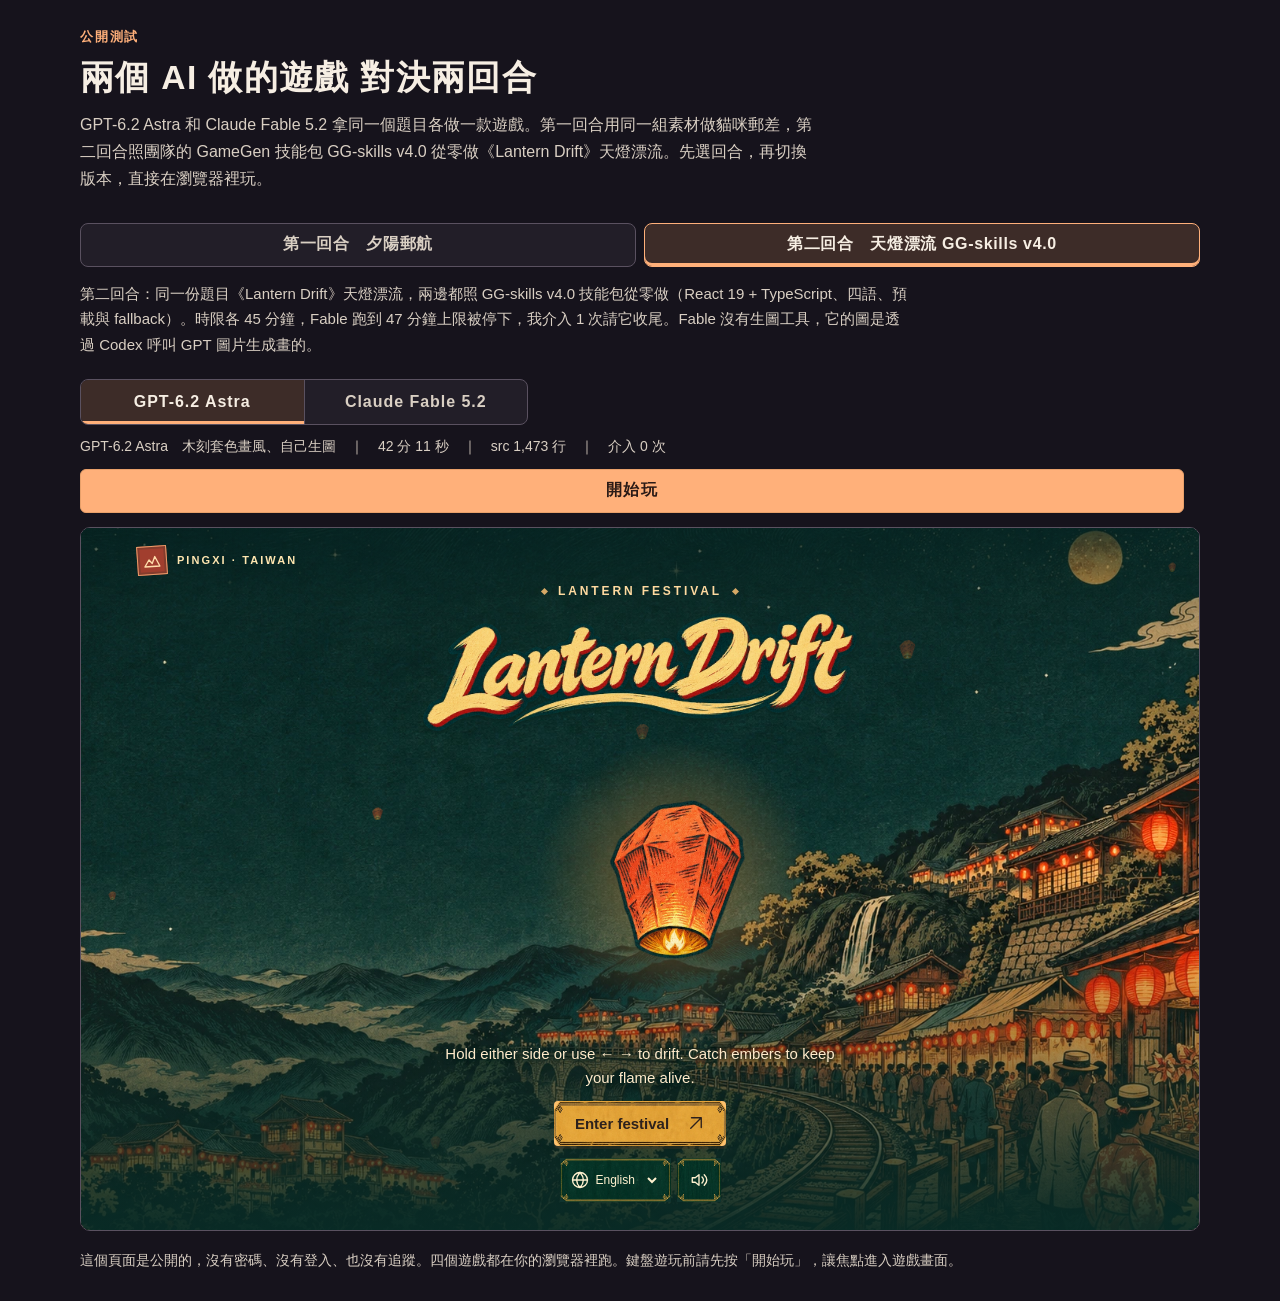
<file: index.html>
<!DOCTYPE html>
<html lang="zh-Hant">
<head>
  <meta charset="utf-8">
  <meta name="viewport" content="width=device-width, initial-scale=1">
  <meta name="color-scheme" content="dark">
  <title>兩個 AI 做的遊戲 對決兩回合</title>
  <meta name="description" content="GPT-6.2 Astra 對 Claude Fable 5.2，兩回合遊戲對決：第一回合《夕陽郵航》，第二回合照 GG-skills v4.0 做《Lantern Drift》天燈漂流。同一頁切換著玩。">
  <meta property="og:type" content="website">
  <meta property="og:locale" content="zh_TW">
  <meta property="og:title" content="兩個 AI 做的遊戲 對決兩回合">
  <meta property="og:description" content="第二回合：兩個 AI 照 GameGen 技能包從零做天燈漂流。打開就能切換著玩。">
  <meta property="og:url" content="https://jambocoder159.github.io/ai-game-duel/">
  <meta property="og:image" content="https://jambocoder159.github.io/ai-game-duel/og-image.jpg">
  <meta property="og:image:width" content="1200">
  <meta property="og:image:height" content="630">
  <meta name="twitter:card" content="summary_large_image">
  <meta name="twitter:title" content="兩個 AI 做的遊戲 對決兩回合">
  <meta name="twitter:description" content="第二回合：兩個 AI 照 GameGen 技能包從零做天燈漂流。打開就能切換著玩。">
  <meta name="twitter:image" content="https://jambocoder159.github.io/ai-game-duel/og-image.jpg">
  <link rel="icon" type="image/png" href="assets/stamp.png">
  <link rel="stylesheet" href="styles.css">
</head>
<body>
  <a class="skip" href="#play-btn">跳到遊戲</a>
  <header class="top">
    <p class="eyebrow">公開測試</p>
    <h1>兩個 AI 做的遊戲 對決兩回合</h1>
    <p class="lede">GPT-6.2 Astra 和 Claude Fable 5.2 拿同一個題目各做一款遊戲。第一回合用同一組素材做貓咪郵差，第二回合照團隊的 GameGen 技能包 GG-skills v4.0 從零做《Lantern Drift》天燈漂流。先選回合，再切換版本，直接在瀏覽器裡玩。</p>
  </header>
  <main>
    <div class="rounds" role="tablist" aria-label="選擇回合">
      <button type="button" role="tab" id="round-r1" data-round="r1" aria-controls="round-panel" aria-selected="false" tabindex="-1">第一回合　夕陽郵航</button>
      <button type="button" role="tab" id="round-r2" data-round="r2" aria-controls="round-panel" aria-selected="true" tabindex="0">第二回合　天燈漂流 GG-skills v4.0</button>
    </div>
    <section id="round-panel" role="tabpanel" aria-labelledby="round-r2">
      <p id="round-note" class="note"></p>
      <div class="toolbar">
        <div class="tabs" role="tablist" aria-label="選擇遊戲版本">
          <button type="button" role="tab" id="tab-astra" data-version="astra" aria-controls="panel-game" aria-selected="true" tabindex="0">GPT-6.2 Astra</button>
          <button type="button" role="tab" id="tab-fable" data-version="fable" aria-controls="panel-game" aria-selected="false" tabindex="-1">Claude Fable 5.2</button>
        </div>
        <p id="version-stats" class="stats"></p>
        <button type="button" id="play-btn">開始玩</button>
      </div>
      <div id="panel-game" class="stage" role="tabpanel" aria-labelledby="tab-astra">
        <iframe id="play-frame" title="遊戲畫面" src="about:blank" tabindex="0" allow="fullscreen"></iframe>
      </div>
    </section>
  </main>
  <footer>
    <p>這個頁面是公開的，沒有密碼、沒有登入、也沒有追蹤。四個遊戲都在你的瀏覽器裡跑。鍵盤遊玩前請先按「開始玩」，讓焦點進入遊戲畫面。</p>
  </footer>
  <script src="app.js"></script>
</body>
</html>
</file>
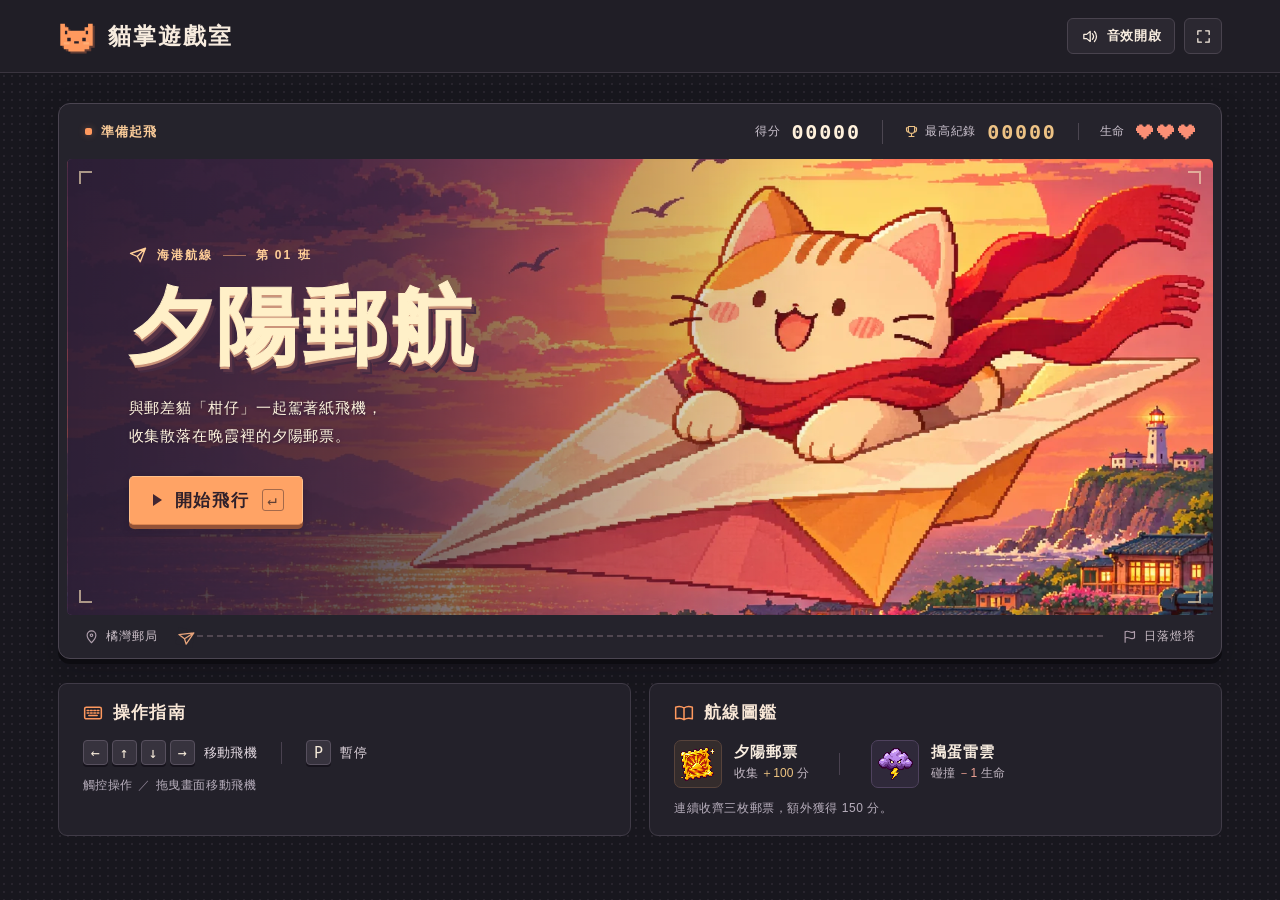
<file: versions/astra/index.html>
<!doctype html>
<html lang="zh-Hant">
<head>
  <meta charset="utf-8">
  <meta name="viewport" content="width=device-width,initial-scale=1">
  <meta name="theme-color" content="#191720">
  <title>夕陽郵航 ｜ 貓掌遊戲室</title>
  <link rel="icon" href="../../assets/stamp.png">
  <link rel="stylesheet" href="style.css">
  <script src="game.js" defer></script>
</head>
<body>
<svg class="symbols" xmlns="http://www.w3.org/2000/svg" aria-hidden="true">
 <symbol id="cat" viewBox="0 0 32 28"><path fill="currentColor" d="M2 3h4v3h3v3h14V6h3V3h4v19h-3v3h-4v2H9v-2H5v-3H2z"/><path fill="#2b2028" d="M6 9h2v3H6zm18 0h2v3h-2zM8 15h3v3H8zm13 0h3v3h-3zm-7 3h4v2h-4z"/><path fill="#ffad75" d="M5 19h5v2H5zm17 0h5v2h-5z"/></symbol>
 <symbol id="sound" viewBox="0 0 24 24"><path d="M4 9h4l5-4v14l-5-4H4zm12-1a6 6 0 0 1 0 8m3-11a10 10 0 0 1 0 14"/></symbol>
 <symbol id="mute" viewBox="0 0 24 24"><path d="M3 9h4l5-4v14l-5-4H3zm13 0 5 6m0-6-5 6"/></symbol>
 <symbol id="expand" viewBox="0 0 24 24"><path d="M4 9V4h5m6 0h5v5m0 6v5h-5m-6 0H4v-5"/></symbol>
 <symbol id="trophy" viewBox="0 0 24 24"><path d="M7 4h10v6a5 5 0 0 1-10 0zm0 2H4v3a4 4 0 0 0 4 4m9-7h3v3a4 4 0 0 1-4 4m-4 2v4m-4 1h8"/></symbol>
 <symbol id="heart" viewBox="0 0 16 15"><path d="M1 2h2V1h3v1h1v1h2V2h1V1h3v1h2v2h1v4h-2v2h-2v2h-2v2H8v1H7v-2H5v-2H3V9H1V7H0V4h1z" fill="currentColor" stroke="none"/></symbol>
 <symbol id="plane" viewBox="0 0 24 24"><path d="m2 10 20-7-7 18-4-7-9-4zm9 4L22 3"/></symbol>
 <symbol id="pin" viewBox="0 0 24 24"><path d="M19 10c0 5-7 12-7 12S5 15 5 10a7 7 0 0 1 14 0Z"/><circle cx="12" cy="10" r="2"/></symbol>
 <symbol id="flag" viewBox="0 0 24 24"><path d="M5 21V4m0 1c5-5 9 4 15-1v10c-6 5-10-4-15 1"/></symbol>
 <symbol id="keyboard" viewBox="0 0 24 24"><rect x="2" y="5" width="20" height="14" rx="2"/><path d="M5 9h2m2 0h2m2 0h2m2 0h2M5 12h2m2 0h2m2 0h2m2 0h2M7 15h10"/></symbol>
 <symbol id="book" viewBox="0 0 24 24"><path d="M12 6C9 4 5 4 2 5v14c3-1 7-1 10 1 3-2 7-2 10-1V5c-3-1-7-1-10 1Zm0 0v14"/></symbol>
 <symbol id="pause" viewBox="0 0 24 24"><path d="M7 5h3v14H7zm7 0h3v14h-3z" fill="currentColor" stroke="none"/></symbol>
</svg>
<header>
 <div class="header-inner">
  <div class="brand"><svg class="cat-mark"><use href="#cat"/></svg><strong>貓掌遊戲室</strong></div>
  <div class="tools"><button id="audio" type="button" aria-pressed="true"><svg><use href="#sound"/></svg><span>音效開啟</span></button><button id="fullscreen" type="button" title="全螢幕" aria-label="全螢幕"><svg><use href="#expand"/></svg></button></div>
 </div>
</header>
<main>
 <section class="cabinet" aria-label="夕陽郵航遊戲機">
  <div class="hud">
   <div class="state"><i></i><span id="state">準備起飛</span></div>
   <div class="stats">
    <div class="stat"><span>得分</span><b id="score">00000</b></div>
    <div class="stat record"><svg><use href="#trophy"/></svg><span>最高紀錄</span><b id="best">00000</b></div>
    <div class="stat lifes"><span>生命</span><div id="hearts" role="img" aria-label="三顆愛心"></div></div>
   </div>
  </div>
  <div class="stage" id="stage">
   <canvas id="game" width="1200" height="460" aria-label="用方向鍵移動紙飛機，收集郵票並躲開雷雲"></canvas>
   <div class="cover" id="cover">
    <div class="intro">
     <div class="route-label"><svg><use href="#plane"/></svg>海港航線<span></span>第 01 班</div>
     <h1 id="headline">夕陽郵航</h1>
     <p id="description">與郵差貓「柑仔」一起駕著紙飛機，<br>收集散落在晚霞裡的夕陽郵票。</p>
     <button class="launch" id="launch" disabled><span class="triangle"></span><strong>開始飛行</strong><kbd>↵</kbd></button>
    </div>
   </div>
   <div id="flight-tools" hidden><span id="chain">集章 0／3</span><button id="pause" aria-label="暫停飛行" title="暫停"><svg><use href="#pause"/></svg></button></div>
   <div class="frame-corner tl"></div><div class="frame-corner tr"></div><div class="frame-corner bl"></div><div class="frame-corner br"></div>
  </div>
  <div class="route"><span><svg><use href="#pin"/></svg>橘灣郵局</span><div class="route-line"><i id="route-progress"><svg><use href="#plane"/></svg></i></div><span><svg><use href="#flag"/></svg>日落燈塔</span></div>
 </section>
 <div class="guides">
  <section class="guide controls"><h2><svg><use href="#keyboard"/></svg>操作指南</h2>
   <div class="control-items"><div class="control"><div class="keys"><kbd>←</kbd><kbd>↑</kbd><kbd>↓</kbd><kbd>→</kbd></div><span>移動飛機</span></div><i></i><div class="control"><kbd>P</kbd><span>暫停</span></div></div>
   <p class="touch-hint">觸控操作<span>／</span>拖曳畫面移動飛機</p>
  </section>
  <section class="guide"><h2><svg><use href="#book"/></svg>航線圖鑑</h2>
   <div class="items"><div class="item"><div class="tile"><img src="../../assets/stamp.png" alt=""></div><div><b>夕陽郵票</b><small>收集 <em>＋100</em> 分</small></div></div><i></i><div class="item"><div class="tile storm"><img src="../../assets/cloud.png" alt=""></div><div><b>搗蛋雷雲</b><small>碰撞 <em>－1</em> 生命</small></div></div></div>
    <p class="touch-hint">連續收齊三枚郵票，額外獲得 150 分。</p>
  </section>
 </div>
</main>
<div class="sr" id="announce" role="status" aria-live="polite"></div>
</body>
</html>
</file>
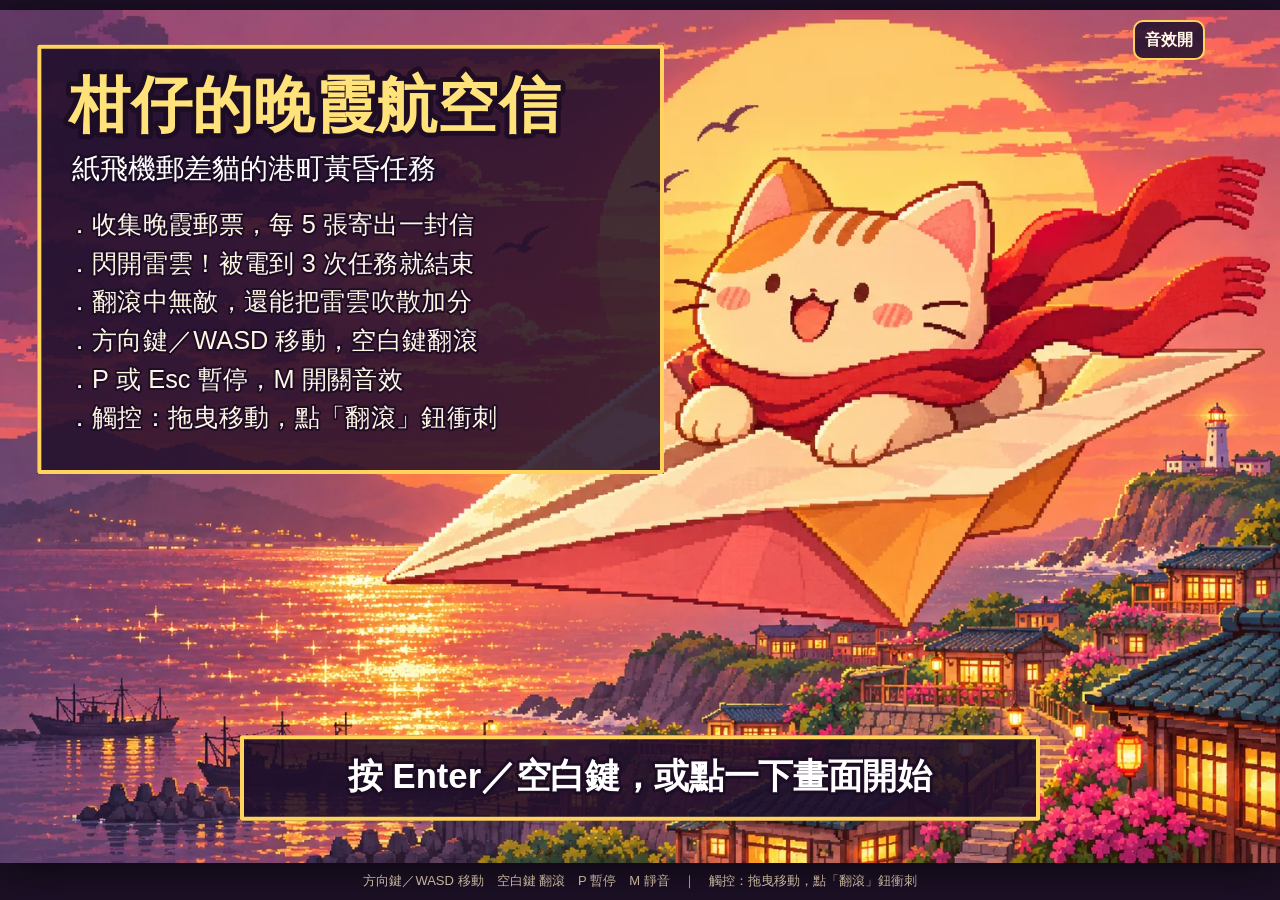
<file: versions/fable/index.html>
<!DOCTYPE html>
<html lang="zh-Hant">
<head>
<meta charset="utf-8">
<meta name="viewport" content="width=device-width, initial-scale=1, viewport-fit=cover, user-scalable=no">
<meta name="theme-color" content="#2a1838">
<title>柑仔的晚霞航空信</title>
<link rel="icon" type="image/png" href="../../assets/stamp.png">
<link rel="stylesheet" href="style.css">
</head>
<body>
<main id="stage">
  <div id="frame">
    <canvas id="game" width="960" height="640" tabindex="0" role="img"
      aria-label="柑仔的晚霞航空信：操控坐在紙飛機上的小貓柑仔，收集晚霞郵票並閃避雷雲。"></canvas>
    <div id="topButtons">
      <button id="btnMute" type="button" aria-label="切換音效" aria-pressed="false">音效開</button>
      <button id="btnPause" type="button" aria-label="暫停或繼續遊戲">暫停</button>
    </div>
    <button id="btnDash" type="button" aria-label="翻滾衝刺" hidden>翻滾</button>
  </div>
  <p id="hint">方向鍵／WASD 移動　空白鍵 翻滾　P 暫停　M 靜音　｜　觸控：拖曳移動，點「翻滾」鈕衝刺</p>
  <div id="live" class="sr-only" aria-live="polite"></div>
  <noscript>這個遊戲需要啟用 JavaScript 才能遊玩。</noscript>
</main>
<script src="game.js"></script>
</body>
</html>
</file>
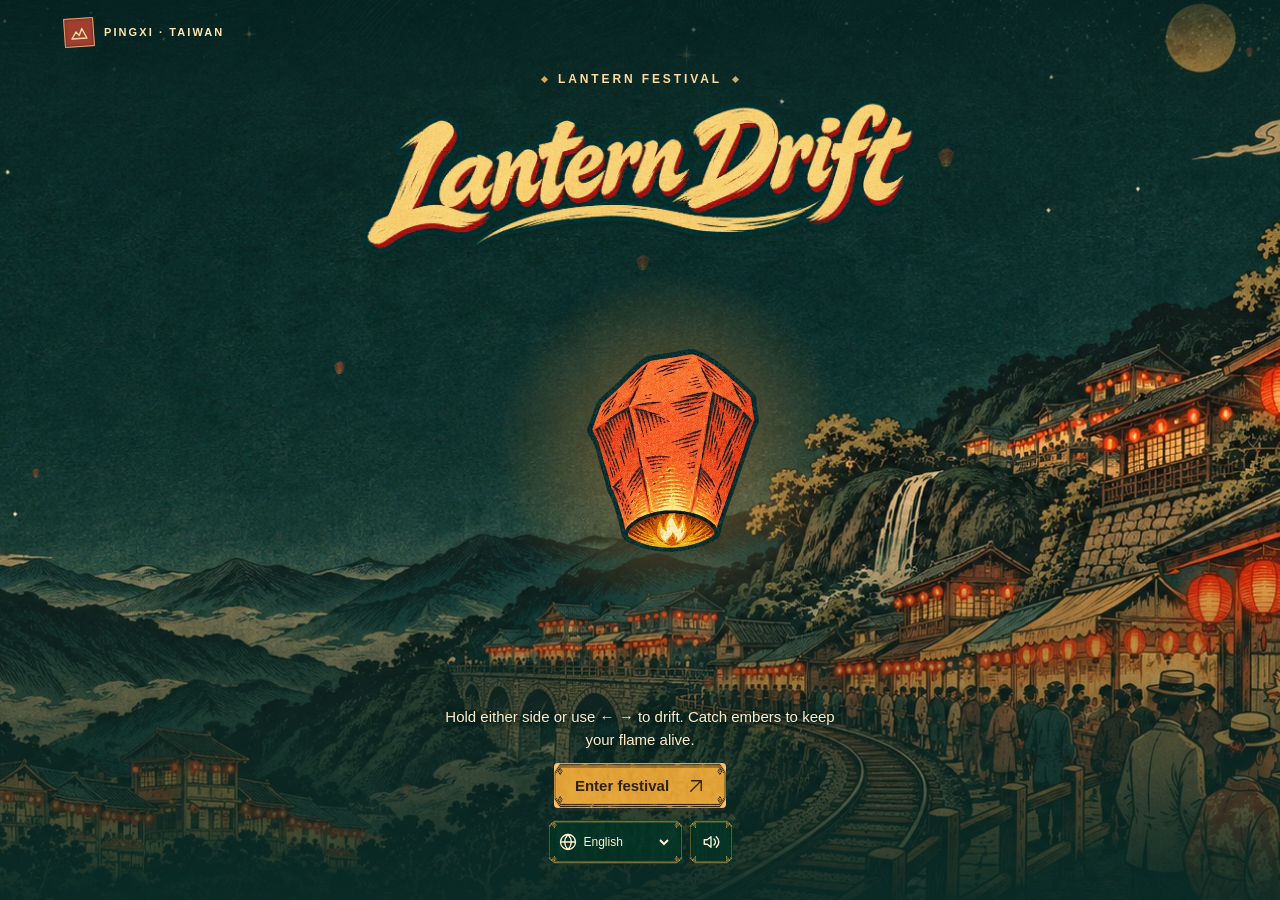
<file: versions/r2-astra/index.html>
<!doctype html><html lang="en"><head><meta charset="utf-8"><meta name="viewport" content="width=device-width, initial-scale=1, viewport-fit=cover"><meta name="theme-color" content="#092c2c"><title>Lantern Drift</title><link rel="icon" href="data:,">  <script type="module" crossorigin src="./assets/index-yB7EqGRD.js"></script>
  <link rel="stylesheet" crossorigin href="./assets/index-D_hQB36w.css">
</head><body style="margin:0;background:#082a29"><div id="root"></div></body></html>
</file>
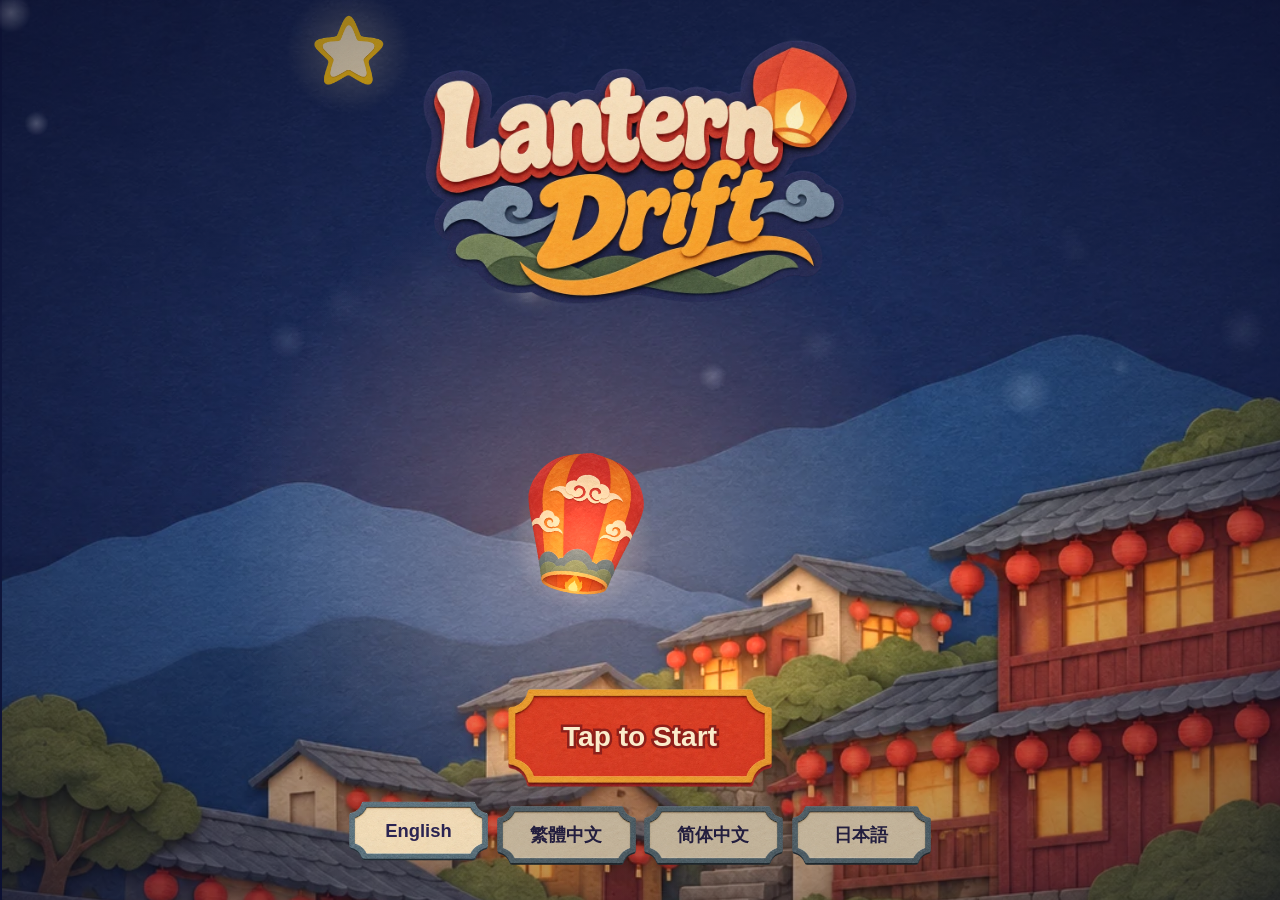
<file: versions/r2-fable/index.html>
<!doctype html>
<html lang="en">
  <head>
    <meta charset="UTF-8" />
    <meta name="viewport" content="width=device-width, initial-scale=1, viewport-fit=cover, user-scalable=no" />
    <meta name="theme-color" content="#16204f" />
    <link rel="icon" href="data:," />
    <title>Lantern Drift</title>
    <script type="module" crossorigin src="./assets/index-Dy1Y3fsh.js"></script>
    <link rel="stylesheet" crossorigin href="./assets/index-svWSO3l8.css">
  </head>
  <body>
    <div id="root"></div>
  </body>
</html>
</file>
<file: styles.css>
:root {
  color-scheme: dark;
  --page: #16131c;
  --panel: #221e28;
  --edge: #5a5160;
  --text: #f6eee3;
  --muted: #d9cfc3;
  --accent: #ffb07a;
  --focus: #ffe08a;
  --tab-on: #3d2c28;
  font-family: "Noto Sans TC", "Noto Sans CJK TC", "PingFang TC", "Microsoft JhengHei", sans-serif;
}

*, *::before, *::after { box-sizing: border-box; }

html, body {
  margin: 0;
  background: var(--page);
  color: var(--text);
  min-height: 100%;
  overflow-x: hidden;
}

.skip {
  position: absolute;
  left: 12px;
  top: 12px;
  z-index: 20;
  padding: 8px 12px;
  background: #111;
  color: var(--text);
  text-decoration: none;
  border-radius: 4px;
  transform: translateY(-160%);
}

.skip:focus, .skip:focus-visible {
  transform: none;
}

a, button, iframe {
  -webkit-tap-highlight-color: transparent;
}

:focus-visible {
  outline: 3px solid var(--focus);
  outline-offset: 3px;
}

.top, main, footer {
  width: min(1120px, calc(100% - 28px));
  margin-left: auto;
  margin-right: auto;
}

.top { padding: 28px 0 8px; }

.eyebrow {
  margin: 0 0 10px;
  color: var(--accent);
  font-size: 0.8125rem;
  font-weight: 700;
  letter-spacing: 0.14em;
}

h1 {
  margin: 0 0 12px;
  font-size: clamp(1.35rem, 4.6vw, 2.1rem);
  line-height: 1.28;
  letter-spacing: 0.04em;
  font-weight: 800;
}

.lede, .stats, footer p {
  color: var(--muted);
  line-height: 1.7;
}

.lede {
  margin: 0;
  max-width: 46rem;
  font-size: 1rem;
}

.rounds {
  display: flex;
  flex-wrap: wrap;
  gap: 8px;
  margin: 22px 0 0;
}

.rounds button {
  flex: 1 1 14rem;
  margin: 0;
  border: 1px solid var(--edge);
  border-radius: 8px;
  background: var(--panel);
  color: var(--muted);
  font: inherit;
  font-weight: 700;
  letter-spacing: 0.04em;
  min-height: 44px;
  padding: 8px 12px;
  cursor: pointer;
}

.rounds button[aria-selected="true"] {
  background: var(--tab-on);
  color: var(--text);
  border-color: var(--accent);
  box-shadow: inset 0 -3px 0 var(--accent);
}

.note {
  margin: 14px 0 0;
  max-width: 52rem;
  color: var(--muted);
  line-height: 1.7;
  font-size: 0.9375rem;
}

.toolbar {
  display: grid;
  grid-template-columns: minmax(0, 1fr) auto;
  align-items: center;
  gap: 10px 16px;
  margin: 22px 0 14px;
}

.tabs {
  display: flex;
  width: 100%;
  max-width: 28rem;
  border: 1px solid var(--edge);
  border-radius: 8px;
  overflow: hidden;
  background: var(--panel);
}

.tabs button {
  flex: 1 1 0;
  margin: 0;
  border: 0;
  border-right: 1px solid var(--edge);
  background: transparent;
  color: var(--muted);
  font: inherit;
  font-weight: 700;
  letter-spacing: 0.06em;
  min-height: 44px;
  padding: 8px 10px;
  cursor: pointer;
}

.tabs button:last-child { border-right: 0; }

.tabs button[aria-selected="true"] {
  background: var(--tab-on);
  color: var(--text);
  box-shadow: inset 0 -3px 0 var(--accent);
}

.stats {
  grid-column: 1 / -1;
  margin: 0;
  font-size: 0.875rem;
}

#play-btn {
  appearance: none;
  border: 1px solid #e8a06a;
  background: #ffb07a;
  color: #2a1a16;
  font: inherit;
  font-weight: 800;
  letter-spacing: 0.08em;
  min-height: 44px;
  padding: 8px 18px;
  border-radius: 6px;
  cursor: pointer;
}

#play-btn:hover { filter: brightness(1.06); }
#play-btn:active { transform: translateY(1px); }

.stage {
  background: #100e14;
  border: 1px solid var(--edge);
  border-radius: 10px;
  overflow: hidden;
  min-height: 70vh;
}

iframe {
  display: block;
  width: 100%;
  height: clamp(520px, 78vh, 980px);
  border: 0;
  background: #100e14;
}

footer {
  padding: 18px 0 28px;
}

footer p {
  margin: 0;
  font-size: 0.875rem;
}

@media (max-width: 700px) {
  .top, main, footer { width: calc(100% - 20px); }
  .top { padding-top: 20px; }
  .toolbar { margin-top: 16px; }
  .toolbar { grid-template-columns: 1fr; }
  #play-btn { width: 100%; }
  iframe { height: min(78vh, 720px); }
  .tabs { max-width: none; }
}
</file>
<file: versions/astra/style.css>
:root{color-scheme:dark;--page:#18171e;--panel:#24222b;--edge:#403b47;--muted:#c0b6c1;--cream:#fff1cd;--orange:#ff995e;--mono:"DejaVu Sans Mono",monospace;font-family:"Noto Sans TC","Noto Sans CJK TC","PingFang TC","Microsoft JhengHei",sans-serif}
*{box-sizing:border-box}body{margin:0;min-height:100vh;background-color:var(--page);background-image:radial-gradient(#37303c85 .8px,transparent .8px);background-size:8px 8px;color:#f7ecdf}
button{font:inherit;color:inherit;cursor:pointer;-webkit-tap-highlight-color:transparent}button:focus-visible{outline:3px solid #fff3a6;outline-offset:4px}button:disabled{cursor:wait;opacity:.65}button:hover{filter:brightness(1.13)}button:active{transform:translateY(1px)}[hidden]{display:none!important}
svg{width:21px;height:21px;fill:none;stroke:currentColor;stroke-width:1.8;stroke-linecap:round;stroke-linejoin:round;flex:none}.symbols{position:absolute;width:0;height:0;overflow:hidden}
header{background:#201e26;border-bottom:1px solid #3a353f}.header-inner,main{width:min(1240px,calc(100% - 9vw));margin:auto}.header-inner{height:72px;display:flex;align-items:center;justify-content:space-between}
.brand,.tools,.state,.stats,.stat,.route,.route>span,.route-label,.launch,h2,.keys,.control-items,.control,.items,.item,#flight-tools{display:flex;align-items:center}.brand{gap:13px}.cat-mark{width:37px;height:33px;color:var(--orange);stroke:none;filter:drop-shadow(2px 2px 0 #633d34)}.brand strong{font-size:23px;letter-spacing:2px;line-height:1;font-weight:900}
.tools{gap:9px}.tools button,#pause{display:inline-flex;align-items:center;justify-content:center;gap:9px;height:36px;padding:0 13px;border:1px solid #49434e;background:#2b2831;border-radius:6px;font-size:13px;font-weight:600;letter-spacing:.7px}.tools svg{width:17px;height:17px}.tools #fullscreen{width:38px;padding:0}
main{padding:30px 0 36px}.cabinet{border:1px solid #4b4551;border-radius:12px;padding:0 8px;background:#25232c;box-shadow:0 5px 0 #0d0c11,0 12px 30px #08050c38}.hud{display:flex;justify-content:space-between;align-items:center;min-height:55px;padding:0 18px}.state{font-size:13px;font-weight:700;letter-spacing:1.3px;gap:9px;color:#f8ca98}.state i{width:7px;height:7px;background:var(--orange);box-shadow:0 0 7px #ff9b6655;border-radius:2px}
.stats{gap:21px}.stat{gap:11px;font-size:12px;letter-spacing:.9px;color:#cac1cd}.stat+.stat{border-left:1px solid #4c4651;padding-left:21px}.stat b{color:#fff1dc;font-family:var(--mono);font-size:20px;font-weight:700;letter-spacing:1.8px}.record b,.record svg{color:#edc285}.record svg{width:15px;height:15px;margin-right:-5px}#hearts{display:flex;gap:4px;color:#fb8f75}#hearts svg{width:17px;height:17px}.empty-heart{color:#625963}
.stage{position:relative;width:100%;height:clamp(354px,35.6vw,480px);overflow:hidden;isolation:isolate;border-radius:5px;background:#3a2c43;touch-action:none;user-select:none}.stage canvas,.cover{position:absolute;inset:0;width:100%;height:100%;display:block}.cover{display:flex;align-items:center;background-image:linear-gradient(90deg,#271c31e8 0%,#312038bd 27%,#45243f5c 46%,transparent 66%),url("../../assets/title.webp");background-size:cover;background-position:center,50% 34%}
.intro{padding-left:5.4%;padding-bottom:3px;max-width:75%}.route-label{gap:10px;width:max-content;color:#ffce98;font-size:12px;font-weight:700;letter-spacing:2px}.route-label svg{width:18px;height:18px}.route-label span{height:1px;width:23px;background:#eaa57399}h1{font-family:"Noto Sans TC","Noto Sans CJK TC","Microsoft JhengHei",sans-serif;font-size:clamp(58px,6.45vw,89px);letter-spacing:.05em;font-weight:1000;line-height:1.22;color:#fff0c8;margin:12px 0 17px;text-shadow:0 3px #cb947a,3px 6px #5a3547,5px 8px #452b41;-webkit-text-stroke:1px #fff0c8}
.intro p{margin:0;color:#fff5df;font-size:clamp(14px,1.18vw,17px);font-weight:500;letter-spacing:.9px;line-height:1.85;text-shadow:0 1px 3px #2d1b30}
.launch{display:inline-flex;justify-content:center;gap:13px;padding:0 18px 0 23px;min-height:49px;margin-top:26px;background:#ffa365;border:1px solid #ffc08a;border-bottom-color:#dc8550;border-radius:5px;box-shadow:0 4px 0 #935237,0 5px 8px #1c142a55;color:#30202a;font-size:17px;letter-spacing:1.7px}.triangle{height:0;width:0;border-top:6px solid transparent;border-bottom:6px solid transparent;border-left:9px solid #412632}.launch kbd{font:16px/20px var(--mono);background:transparent;border:1px solid #a4694a;border-radius:3px;padding:0px 4px;color:#614035}.launch:active{box-shadow:0 2px 0 #935237}
.frame-corner{position:absolute;width:13px;height:13px;pointer-events:none;opacity:.64;color:#f3dcb6}.tl{top:12px;left:12px;border-left:2px solid;border-top:2px solid}.tr{top:12px;right:12px;border-right:2px solid;border-top:2px solid}.bl{bottom:12px;left:12px;border-left:2px solid;border-bottom:2px solid}.br{bottom:12px;right:12px;border-right:2px solid;border-bottom:2px solid}
.route{gap:19px;height:43px;padding:0 17px;color:#c9bdc6;font-size:12px;letter-spacing:1.1px}.route>span{gap:7px;white-space:nowrap}.route>span svg{width:15px;height:15px;color:#b1a0ae}.route-line{flex:1;position:relative;border-top:2px dashed #514751}.route-line i{position:absolute;top:-8px;left:0;height:16px;color:#e7a47b;transition:left .15s linear}.route-line i svg{width:17px;height:17px;background:#25232c;transform:rotate(13deg)}
.guides{display:grid;grid-template-columns:1fr 1fr;gap:18px;margin-top:24px}.guide{background:#23212a;border:1px solid var(--edge);border-radius:9px;padding:19px 24px 18px}h2{margin:0 0 17px;gap:10px;color:#f8e7d7;font-size:17px;letter-spacing:1.4px;line-height:1.2}h2 svg{color:var(--orange);width:20px;height:20px}.control-items,.items{gap:24px}.control,.keys{gap:9px}.keys{gap:4px}.control{font-size:13px;color:#e3d9e1;letter-spacing:.4px}.control kbd{display:grid;place-items:center;min-width:25px;height:25px;padding:1px 4px;background:#37333e;border:1px solid #57505e;border-radius:4px;box-shadow:0 2px #16131c;color:#f5ead9;font:15px var(--mono)}.control-items>i,.items>i{width:1px;height:22px;background:#49414f}.touch-hint{font-size:12px;color:#b7aebc;letter-spacing:.6px;margin:12px 0 0}.touch-hint span{margin:0 5px;color:#8e8395}.items{gap:clamp(12px,2.4vw,40px)}.item{gap:12px}.tile{width:48px;height:48px;display:grid;place-items:center;background:#342c2c;border:1px solid #57433b;border-radius:7px}.tile.storm{background:#2f293a;border-color:#4f425e}.tile img{width:35px;height:35px;object-fit:contain;image-rendering:pixelated}.item b,.item small{display:block}.item b{font-size:15px;letter-spacing:1px}.item small{font-size:12px;line-height:1.9;color:var(--muted)}em{color:#efc582;font-style:normal}.storm+div em{color:#efa395}
#flight-tools{position:absolute;right:19px;top:17px;gap:8px}#chain,#pause{background:#292333e8;border:1px solid #75606b;border-radius:5px;color:#ffead5}#chain{padding:5px 10px;font-size:13px;letter-spacing:1px}#pause{width:34px;height:32px;padding:0}.cover.interlude{background:#201729df}.cover.interlude .intro{max-width:95%}.cover.interlude h1{font-size:clamp(44px,5.2vw,72px)}.sr{position:absolute;width:1px;height:1px;overflow:hidden;clip-path:inset(50%)}
@media(min-width:1550px){main{padding-top:40px}.stage{height:495px}}
@media(max-width:900px){.header-inner,main{width:94%}.stats{gap:13px}.stat+.stat{padding-left:13px}.guide{padding:17px}.items,.control-items{gap:12px}.item{gap:8px}.tile{width:40px;height:40px}.guide h2{margin-bottom:14px}.intro{padding-left:4.8%}}
@media(max-width:690px){.header-inner{height:58px}.brand strong{font-size:19px}.cat-mark{width:29px;height:28px}.brand{gap:9px}main{padding-top:16px}.hud{min-height:48px;padding:0 5px}.state{font-size:11px;gap:6px;letter-spacing:.3px}.stats{gap:9px}.stat{font-size:10px;gap:5px;letter-spacing:0}.stat+.stat{padding-left:9px}.stat b{font-size:15px;letter-spacing:1px}.record span,.lifes>span{display:none}.record svg{margin-right:1px}#hearts{gap:2px}#hearts svg{width:13px;height:13px}.guides{grid-template-columns:1fr;gap:12px;margin-top:17px}.guide{padding:17px 18px}.items{gap:25px}.stage{height:clamp(355px,91vw,445px)}.cover{align-items:flex-end;background-size:auto,auto 100%;background-position:center,right top;background-repeat:no-repeat;background-image:linear-gradient(0deg,#251b32fa,#322035cf 30%,#39243c22 62%,transparent),url("../../assets/title.webp")}.intro{padding:0 22px 25px;max-width:100%}.route-label{font-size:10px;gap:7px}.route-label svg{width:14px;height:14px}h1{font-size:48px;margin:6px 0 9px}.intro p{font-size:13px;line-height:1.65}.launch{min-height:40px;margin-top:13px;font-size:15px}.route{gap:10px;padding:0 5px;height:36px;font-size:10px}.cover.interlude{align-items:center}.cover.interlude .intro{padding-bottom:0}.cabinet{padding:0 5px}.control-items{gap:20px}.touch-hint{margin-top:10px}}
@media(max-width:365px){.stats{gap:5px}.stat+.stat{padding-left:5px}.tools button{padding:0 8px}.tools{gap:4px}.brand strong{font-size:17px}}
@media(prefers-reduced-motion:reduce){*{transition:none!important}}
</file>
<file: versions/fable/style.css>
* { box-sizing: border-box; }

html, body {
  margin: 0;
  height: 100%;
  background: #1c1026;
  color: #fff6e6;
  font-family: "Noto Sans TC", "PingFang TC", "Microsoft JhengHei", "Heiti TC", "Noto Sans CJK TC", sans-serif;
  overscroll-behavior: none;
  -webkit-user-select: none;
  user-select: none;
  -webkit-tap-highlight-color: transparent;
}

#stage {
  height: 100%;
  display: flex;
  flex-direction: column;
  align-items: center;
  justify-content: center;
  gap: 8px;
  padding: env(safe-area-inset-top) env(safe-area-inset-right) env(safe-area-inset-bottom) env(safe-area-inset-left);
}

#frame {
  position: relative;
  width: min(100vw, calc((100vh - 44px) * 1.5));
  width: min(100vw, calc((100dvh - 44px) * 1.5));
  aspect-ratio: 3 / 2;
  container-type: inline-size;
  background: #2a1838;
  box-shadow: 0 8px 40px rgba(0, 0, 0, .6);
}

#game {
  display: block;
  width: 100%;
  height: 100%;
  touch-action: none;
  outline: none;
}
#game:focus-visible { outline: 3px solid #ffd35c; outline-offset: -3px; }

button {
  font: inherit;
  font-weight: 700;
  color: #fff6e6;
  background: rgba(34, 18, 48, .88);
  border: 2px solid #ffd35c;
  border-radius: 10px;
  cursor: pointer;
  touch-action: manipulation;
}
button:focus-visible { outline: 3px solid #fff; outline-offset: 2px; }
button:active { background: #6b3a5a; }

#topButtons {
  position: absolute;
  top: 1.2%;
  right: 1%;
  display: flex;
  gap: 6px;
}
#topButtons button {
  min-width: 40px;
  min-height: clamp(30px, 5.6cqw, 40px);
  padding: 2px clamp(5px, 1cqw, 10px);
  font-size: clamp(11px, 1.7cqw, 16px);
  white-space: nowrap;
}

#btnDash {
  position: absolute;
  right: 2.5%;
  bottom: 4%;
  width: clamp(64px, 12%, 110px);
  aspect-ratio: 1;
  border-radius: 50%;
  font-size: clamp(14px, 2.4cqw, 22px);
  background: rgba(196, 60, 48, .9);
  border-color: #fff6e6;
}
#btnDash[hidden] { display: none; }
#btnDash.cooling { opacity: .45; }

#hint {
  margin: 0;
  padding: 0 8px;
  font-size: 13px;
  line-height: 1.4;
  color: #f3dcc0;
  text-align: center;
}

.sr-only {
  position: absolute;
  width: 1px; height: 1px;
  overflow: hidden;
  clip: rect(0 0 0 0);
  white-space: nowrap;
}

@media (max-height: 420px) {
  #hint { display: none; }
  #frame { width: min(100vw, calc(100vh * 1.5)); width: min(100vw, calc(100dvh * 1.5)); }
}
</file>
<file: versions/r2-astra/assets/index-D_hQB36w.css>
:root{--lightningcss-light: ;--lightningcss-dark:initial;color-scheme:dark;color:#fff1cf;font-synthesis:none;background:#092b29;font-family:Trebuchet MS,Noto Sans,sans-serif}*{box-sizing:border-box}body{overflow:hidden}button,select{font:inherit}button{cursor:pointer;color:inherit}button:focus-visible,select:focus-visible{outline-offset:3px;outline:2px dashed #ffce78}.screen{isolation:isolate;touch-action:none;background:radial-gradient(at 72% 45%,#28514a,#092624);width:100%;height:100dvh;min-height:230px;position:relative;overflow:hidden}.screen canvas{z-index:-3;width:100%;height:100%;position:absolute;inset:0}.screen:is(.gate,.title):before{content:"";z-index:-1;pointer-events:none;background:linear-gradient(#0a28247a,#0000 26% 59%,#082b26ec);position:absolute;inset:0}header{z-index:5;inset:max(18px, env(safe-area-inset-top)) max(5vw, env(safe-area-inset-right)) auto max(5vw, env(safe-area-inset-left));pointer-events:none;color:#ffe6b0;justify-content:space-between;align-items:center;display:flex;position:absolute}.location,nav,.language{align-items:center;gap:10px;display:flex}.location{letter-spacing:.19em;text-shadow:0 2px 3px #082724;font-size:11px;font-weight:800}.seal{color:#fda;background:#a13e2e;border:1px solid #e69b6a;padding:3px 5px;font:700 19px/1 serif;transform:rotate(-4deg);box-shadow:inset 0 0 0 2px #843c2d}nav{pointer-events:auto;gap:6px}.round,.language{border:2px solid #0000;border-image:var(--jade) 42 fill / 7px stretch;background-color:#10332e;justify-content:center;height:44px}.round{width:44px}.language{gap:3px;padding:0 9px;position:relative}.language select{color:inherit;cursor:pointer;background:0 0;border:0;min-height:44px;font-size:12px}.language option{background:#143633}svg{fill:none;stroke:currentColor;stroke-width:1.8px;stroke-linecap:round;stroke-linejoin:round;vertical-align:middle;width:18px;height:18px}.mast,.intro{text-align:center;width:min(90%,670px);position:absolute;left:50%;transform:translate(-50%)}.mast{pointer-events:none;top:max(8%,56px)}.intro{bottom:max(4%, env(safe-area-inset-bottom))}.festival{color:#ffdaa0;text-transform:uppercase;letter-spacing:.24em;justify-content:center;align-items:center;gap:11px;font-size:12px;font-weight:700;display:flex}.festival i{background:#d7a966;width:5px;height:5px;transform:rotate(45deg)}.mast h1,h2{font-family:Georgia,Noto Serif CJK TC,serif}.mast h1{letter-spacing:-.045em;color:#ffebc4;margin:9px auto 0;font-size:clamp(36px,8vh,95px)}.mast h1 img{object-fit:contain;filter:drop-shadow(0 3px 1px #08251e77);width:min(80vw,600px);height:min(18vh,165px);margin:auto;display:block}.introNav{justify-content:center;margin:12px auto 0}.lead,.card p,.card li{font-size:clamp(15px,1.15vw,18px);line-height:1.55}.lead{color:#ffebcb;text-shadow:0 1px 4px #05211d,0 1px 5px #05211d;max-width:50ch;margin:0 auto 12px}.actions{flex-wrap:wrap;justify-content:center;gap:10px;display:flex}.primary,.secondary,.progress{border-radius:4px;justify-content:center;align-items:center;gap:18px;min-height:45px;padding:10px 21px;font-size:15px;font-weight:700;display:inline-flex}.primary,.progress{color:#2d211c;background-color:#ffc16e;background-image:var(--gold);background-size:100% 100%;border:0;box-shadow:0 3px #48312155}.secondary{color:#ffe2af;border:8px solid #0000;border-image:var(--jade) 42 fill / 9px stretch;background-color:#10332e;padding:3px 14px}.primary:hover,.secondary:hover,.round:hover{filter:brightness(1.12)}.hud{border:6px solid #0000;border-image:var(--jade) 42 fill / 8px stretch;white-space:nowrap;pointer-events:none;background-color:#0d302d;border-radius:3px;align-items:center;gap:20px;padding:10px 18px;display:flex;position:absolute;top:max(75px,12vh);left:50%;transform:translate(-50%)}.stat,.fuel{gap:2px;display:grid}.stat small,.fuel small{letter-spacing:.1em;text-transform:uppercase;color:#e6c48c;font-size:10px;font-weight:700}.stat strong{font:700 21px Georgia,serif}.gauge{background:#071f20;border:1px solid #b69563;width:64px;height:8px;margin:4px 0}.gauge i{background:#ffad50;height:100%;display:block}.controls{display:flex;position:absolute;inset:0}.controls button{-webkit-tap-highlight-color:transparent;touch-action:none;background:0 0;border:0;width:50%;position:relative}.controls span{bottom:max(18px, env(safe-area-inset-bottom));border:2px solid #0000;border-image:var(--jade) 42 fill / 8px stretch;background-color:#10332e;place-items:center;width:48px;height:48px;font:26px Georgia,serif;display:grid;position:absolute}.controls button:first-child span{left:8%}.controls button:last-child span{right:8%}.controls button:active span{border-image-source:var(--gold);color:#2d211c}.scrim{background:#031d1cb0;place-items:center;padding:72px 16px 12px;display:grid;position:absolute;inset:0}.card{text-align:center;color:#ffebca;border:8px solid #0000;border-image:var(--jade) 48 fill / 18px stretch;background:#123a35;border-radius:3px;width:min(420px,100%);padding:clamp(16px,4vh,34px);box-shadow:0 14px 50px #071c19}.card .festival,.results{justify-content:center}.card h2{letter-spacing:-.035em;margin:14px 0 6px;font-size:clamp(28px,5vh,56px)}.card p{margin:9px 0 16px}.card ul{text-align:start;margin:10px 0 20px;padding:0;list-style:none}.card li{align-items:center;gap:12px;margin:8px 0;display:flex}.card li img{object-fit:contain;width:30px;height:30px}.card button{margin:4px}.results{gap:36px;margin:20px auto;display:flex}.results strong{font-size:32px}.record{color:#efd092}@media (aspect-ratio<=112/100){header{left:14px;right:14px;top:max(12px, env(safe-area-inset-top))}.mast{top:12%}.intro{bottom:max(5%, env(safe-area-inset-bottom))}.intro .lead{max-width:34ch;font-size:15px}.screen:is(.gate,.title):before{background:linear-gradient(#0000 55%,#082b26d9 80%,#082b26fa 99%)}.hud{top:72px}.language svg{width:15px}}@media (height<=465px){header{top:5px}.mast{top:3%}.mast h1{margin:2px auto}.mast h1 img{height:19vh}.intro{bottom:2%}.intro .lead,.screen:is(.title,.gate) .location{display:none}.introNav{margin:4px auto 0}.festival{font-size:10px}.scrim{padding:53px 10px 6px}.card{width:min(600px,95%);padding:8px 16px}.card h2{margin:3px;font-size:24px}.card p,.card li{margin:2px;font-size:13px;line-height:1.25}.card ul,.results{margin:4px}.card li img{height:20px}.card .festival{display:none}.hud{padding:4px 10px;top:52px}.card button{min-height:44px;padding:5px 15px}}@media (prefers-reduced-motion:no-preference){.card{animation:.26s cubic-bezier(.22,.8,.25,1) cardIn}.primary{transition:filter .15s,transform .15s}.primary:active{transform:scale(.98)}}@keyframes cardIn{0%{opacity:.2;transform:translateY(7px)}to{opacity:1;transform:translateY(0)}}
</file>
<file: versions/r2-fable/assets/index-svWSO3l8.css>
:root{--ui:calc(min(100vw, 62vh) / 100);--font:"Trebuchet MS", "Segoe UI", "PingFang TC", "PingFang SC", "Hiragino Sans", "Microsoft JhengHei", "Microsoft YaHei", "Noto Sans CJK TC", "Noto Sans TC", sans-serif;--text-body:max(14px, calc(var(--ui) * 4.2));--text-large:max(18px, calc(var(--ui) * 6));--button-height:max(52px, calc(var(--ui) * 18));--tab-height:max(44px, calc(var(--ui) * 11));--ink:#2b2452;--cream:#fbeccb;--safe-top:env(safe-area-inset-top,0px);--safe-right:env(safe-area-inset-right,0px);--safe-bottom:env(safe-area-inset-bottom,0px);--safe-left:env(safe-area-inset-left,0px);--edge:calc(var(--ui) * 3)}*{box-sizing:border-box}html,body,#root{height:100%;margin:0}body{color:var(--cream);font-family:var(--font);-webkit-user-select:none;user-select:none;-webkit-tap-highlight-color:transparent;touch-action:none;overscroll-behavior:none;background:#131c47;font-weight:700;overflow:hidden}.app{position:fixed;inset:0;overflow:hidden}.game,.game__canvas{width:100%;height:100%;position:absolute;inset:0}.game__canvas{transition:filter .4s;display:block}.game--over .game__canvas{filter:blur(calc(var(--ui) * .5)) brightness(.62)}.hud{top:calc(var(--safe-top) + var(--edge));left:calc(var(--safe-left) + var(--edge));right:calc(var(--safe-right) + var(--edge));gap:calc(var(--ui) * 1.5);pointer-events:none;display:flex;position:absolute}.game--over .hud{visibility:hidden}.hud__plate{max-width:calc(var(--ui) * 40);aspect-ratio:640/181;background:50%/100% 100% no-repeat;flex:1 1 0;position:relative}@media (min-aspect-ratio:1){.hud__plate--wish{margin-left:auto}}.hud__value{color:var(--ink);font-size:max(13px, calc(var(--ui) * 4.1));font-variant-numeric:tabular-nums;white-space:nowrap;justify-content:center;align-items:center;line-height:1;display:flex;position:absolute;inset:10% 5% 11% 28%}.hud__trough{border-radius:999px;padding:1.6%;position:absolute;inset:29.7% 7.6% 28% 25.2%;overflow:hidden}.hud__fill{transform-origin:0;background:linear-gradient(90deg,#e2452d,#f59a2c 55%,#ffd66b);border-radius:999px;width:100%;height:100%}.hud.is-low .hud__fill{animation:.6s ease-in-out infinite alternate low-flame}@keyframes low-flame{to{opacity:.45}}.hint{padding:0 calc(var(--ui) * 6);text-align:center;font-size:var(--text-body);color:var(--cream);paint-order:stroke fill;-webkit-text-stroke:calc(var(--ui) * 1) #1a2358;pointer-events:none;margin:0;line-height:1.35;animation:5s forwards hint-fade;position:absolute;top:24%;left:0;right:0}.hint__keys{display:none}@media (hover:hover) and (pointer:fine){.hint__touch{display:none}.hint__keys{display:inline}}@keyframes hint-fade{0%,70%{opacity:1}to{opacity:0}}.drift{bottom:calc(var(--safe-bottom) + var(--edge) * 1.6);width:max(56px, calc(var(--ui) * 19));aspect-ratio:1;opacity:.72;pointer-events:none;background:50%/contain no-repeat;transition:transform 80ms,opacity 80ms,filter 80ms;position:absolute}.drift--right{right:calc(var(--safe-right) + var(--edge) * 1.6)}.drift--left{left:calc(var(--safe-left) + var(--edge) * 1.6);transform:scaleX(-1)}.drift.is-pressed{opacity:1;filter:brightness(1.15) drop-shadow(0 0 calc(var(--ui) * 2.5) #ffbe6ed9)}.drift--right.is-pressed{transform:scale(.92)}.drift--left.is-pressed{transform:scaleX(-1)scale(.92)}.plate-button{color:inherit;font:inherit;cursor:pointer;background:50%/100% 100% no-repeat;border:0;outline:none;place-items:center;margin:0;padding:0;transition:transform .12s cubic-bezier(.34,1.56,.64,1),filter .12s;display:grid;position:relative;container-type:size}.plate-button--primary{height:var(--button-height);aspect-ratio:768/290;color:var(--cream);animation:2.4s ease-in-out infinite breathe}.plate-button--primary .plate-button__label{paint-order:stroke fill;-webkit-text-stroke:5cqh #8e1f1a;padding:0 9cqw 3cqh;font-size:28cqh}.plate-button--tab{height:var(--tab-height);aspect-ratio:512/223;color:var(--ink);filter:brightness(.82)saturate(.85)}.plate-button--tab.is-selected{filter:none;transform:translateY(calc(var(--ui) * -.8))}.plate-button--tab .plate-button__label{font-size:30cqh}.plate-button__label{white-space:nowrap;line-height:1}.plate-button:hover,.plate-button:focus-visible{filter:brightness(1.1) drop-shadow(0 0 calc(var(--ui) * 2) #ffc878cc)}.plate-button:active{filter:brightness(1.25) drop-shadow(0 0 calc(var(--ui) * 3) #ffdc96f2);transform:scale(.94)}@keyframes breathe{50%{transform:scale(1.04)}}.language-row{justify-content:center;gap:calc(var(--ui) * 1.2);grid-template-columns:repeat(4,auto);display:grid}@media (max-aspect-ratio:3/4){.language-row{grid-template-columns:repeat(2,auto)}}.title{justify-items:center;gap:calc(var(--ui) * 3);padding:calc(var(--safe-top) + var(--ui) * 7) calc(var(--safe-right) + var(--edge)) calc(var(--safe-bottom) + var(--ui) * 6) calc(var(--safe-left) + var(--edge));background:radial-gradient(#080a2400 38%,#080a2499 100%);grid-template-rows:auto 1fr auto auto;display:grid;position:absolute;inset:0}.title__logo{width:min(calc(var(--ui) * 78), 84vw);aspect-ratio:1024/626}.title__logo img{transform-origin:bottom;width:100%;height:100%;animation:4.8s ease-in-out infinite logo-breathe;display:block}@keyframes logo-breathe{50%{transform:scaleY(1.02)}}.title__action{height:var(--button-height);place-items:center;display:grid}.title__progress{font-size:var(--text-large);color:var(--cream);paint-order:stroke fill;-webkit-text-stroke:calc(var(--ui) * 1) #1a2358;font-variant-numeric:tabular-nums;margin:0;line-height:1}.title__languages{min-height:var(--tab-height)}.result{justify-content:center;align-items:center;gap:calc(var(--ui) * 2.5);padding:calc(var(--safe-top) + var(--edge)) calc(var(--safe-right) + var(--edge)) calc(var(--safe-bottom) + var(--edge)) calc(var(--safe-left) + var(--edge));flex-direction:column;display:flex;position:absolute;inset:0}.result__panel{height:min(calc(var(--ui) * 112), 68vh);aspect-ratio:787/1024;background:50%/100% 100% no-repeat;flex:none;animation:.32s cubic-bezier(.34,1.56,.64,1) both panel-in;position:relative}@keyframes panel-in{0%{opacity:0;transform:scale(.8)}}@media (min-aspect-ratio:1){.result{flex-direction:row}.result__panel{height:min(92vh, max(calc(var(--ui) * 112), 340px))}.result .language-row{grid-template-columns:repeat(2,auto)}}.result__face{color:var(--ink);flex-direction:column;justify-content:space-between;align-items:center;display:flex;position:absolute;inset:25% 10% 8.5%;container-type:size}.result__title{text-align:center;color:#b3261f;margin:0;font-size:9cqh;line-height:1.15}.result__stats{gap:3.5cqh;width:100%;margin:0;display:grid}.result__stat{justify-content:space-between;align-items:baseline;gap:4cqw;font-size:6.6cqh;line-height:1.1;display:flex}.result__stat dd{font-variant-numeric:tabular-nums;margin:0}.result__stat--main{flex-direction:column;align-items:center;gap:1cqh}.result__stat--main dd{color:#b3261f;font-size:15cqh;line-height:1}.result__face .plate-button--primary{height:23.5cqh}.tap-light{pointer-events:none;position:absolute;inset:0;overflow:hidden}.tap-light__burst{width:calc(var(--ui) * 26);aspect-ratio:1;margin:calc(var(--ui) * -13) 0 0 calc(var(--ui) * -13);mix-blend-mode:screen;background:radial-gradient(circle,#ffecbed9 0%,#ffaa5066 30%,#ff963c00 68%);border-radius:50%;animation:.42s ease-out forwards tap-burst;position:absolute}@keyframes tap-burst{0%{opacity:1;transform:scale(.25)}to{opacity:0;transform:scale(1)}}@media (prefers-reduced-motion:reduce){.plate-button--primary,.title__logo img,.result__panel{animation:none}.tap-light__burst{animation-duration:.2s}}
</file>
